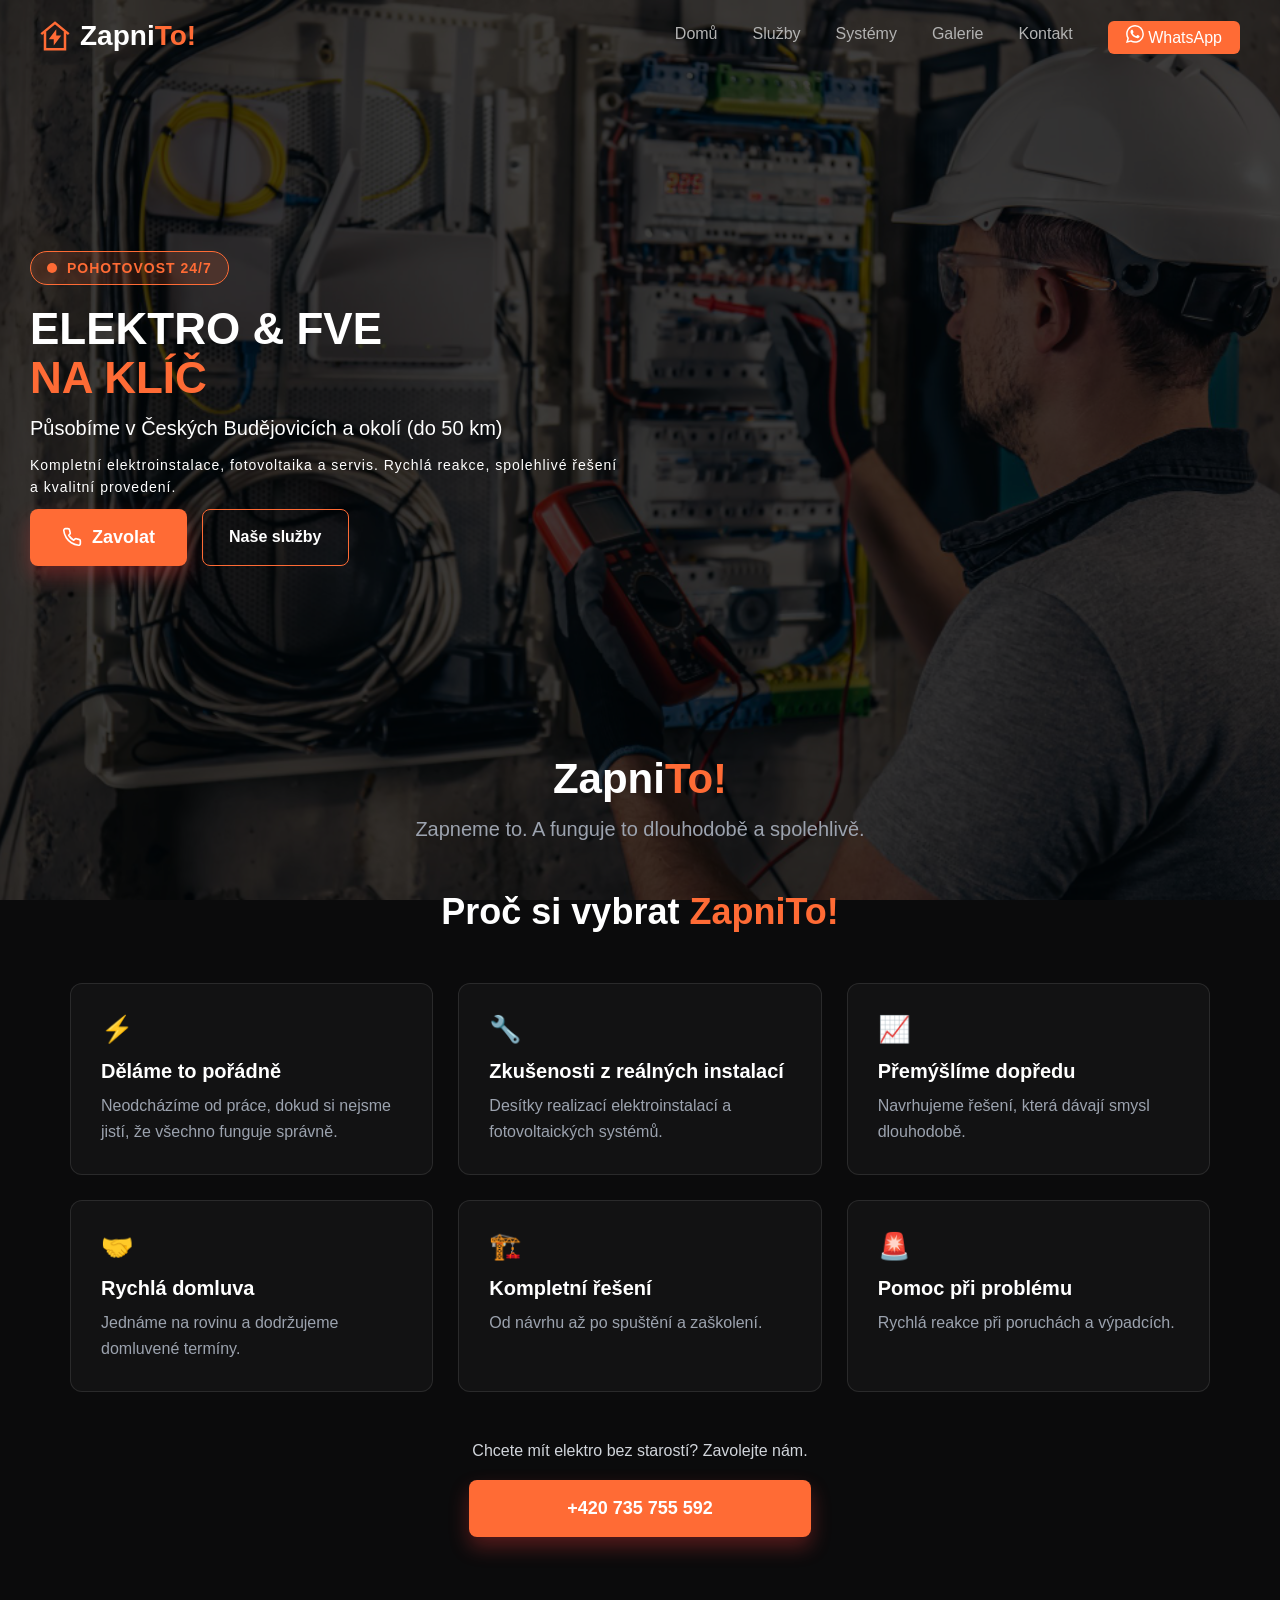
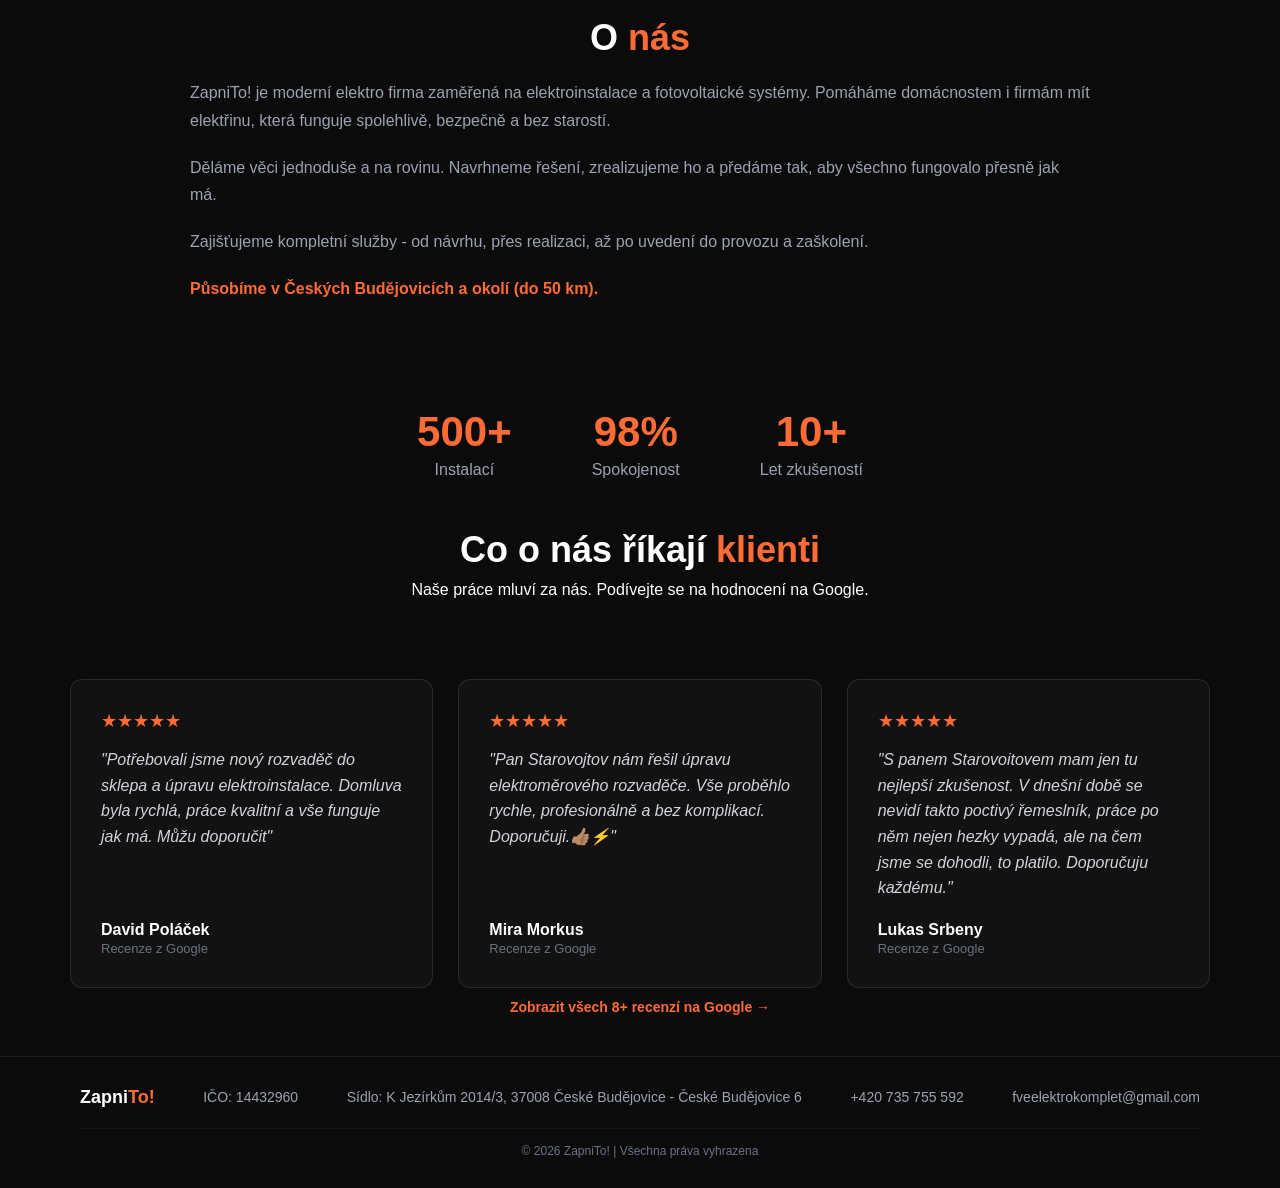
<file: STAROVOITOV-ELEKTRO/index.html>
<!doctype html>
<html lang="cs">
  <head>
    <meta charset="UTF-8" />
    <meta name="viewport" content="width=device-width, initial-scale=1.0" />
    <link rel="stylesheet" href="style.css" />
    <title>zapnito.cz</title>
  </head>
  <body>
    <header class="header">
      <div class="logo">
        <button class="logo-button">
          <svg
            xmlns="http://www.w3.org/2000/svg"
            width="30"
            height="30"
            viewBox="0 0 24 24"
          >
            <polyline points="20 8.5 20 22.5 4 22.5 4 8.5" />
            <polyline points="23 10.5 12 1.5 1 10.5" />
            <polygon
              points="15 12.5 12 12.5 12 9.5 9 13.5 12 13.5 12 16.5 15 12.5"
            />
          </svg>
          Zapni<span>To!</span>
        </button>
      </div>
      <nav>
        <ul class="nav-list">
          <li><a href="#">Domů</a></li>
          <li><a href="./sluzby.html">Služby</a></li>
          <li><a href="./systemy.html">Systémy</a></li>
          <li><a href="./galerie.html">Galerie</a></li>
          <li><a href="./kontakt.html">Kontakt</a></li>
          <li>
            <a
              class="call-btn btn-whatsapp"
              href="https://wa.me/420735755592"
              target="_blank"
            >
              <svg
                xmlns="http://www.w3.org/2000/svg"
                width="18"
                height="18"
                viewBox="0 0 24 24"
                fill="currentColor"
              >
                <path
                  d="M17.472 14.382c-.297-.149-1.758-.867-2.03-.967-.273-.099-.471-.148-.67.15-.197.297-.767.966-.94 1.164-.173.199-.347.223-.644.075-.297-.15-1.255-.463-2.39-1.475-.883-.788-1.48-1.761-1.653-2.059-.173-.297-.018-.458.13-.606.134-.133.298-.347.446-.52.149-.174.198-.298.298-.497.099-.198.05-.371-.025-.52-.075-.149-.669-1.612-.916-2.207-.242-.579-.487-.5-.669-.51-.173-.008-.371-.01-.57-.01-.198 0-.52.074-.792.372-.272.297-1.04 1.016-1.04 2.479 0 1.462 1.065 2.875 1.213 3.074.149.198 2.096 3.2 5.077 4.487.709.306 1.262.489 1.694.625.712.227 1.36.195 1.871.118.571-.085 1.758-.719 2.006-1.413.248-.694.248-1.289.173-1.413-.074-.124-.272-.198-.57-.347m-5.421 7.403h-.004a9.87 9.87 0 01-5.031-1.378l-.361-.214-3.741.982.998-3.648-.235-.374a9.86 9.86 0 01-1.51-5.26c.001-5.45 4.436-9.884 9.888-9.884 2.64 0 5.122 1.03 6.988 2.898a9.825 9.825 0 012.893 6.994c-.003 5.45-4.437 9.884-9.885 9.884m8.413-18.297A11.815 11.815 0 0012.05 0C5.495 0 .16 5.335.157 11.892c0 2.096.547 4.142 1.588 5.945L0 24l6.335-1.662c1.72.937 3.659 1.431 5.63 1.432h.006c6.554 0 11.89-5.335 11.893-11.893a11.821 11.821 0 00-3.48-8.413z"
                />
              </svg>
              WhatsApp
            </a>
          </li>
        </ul>
      </nav>
    </header>

    <main>
      <section class="hero">
        <div class="hero-content">
          <div class="emergency-badge">
            <span class="pulse"></span> POHOTOVOST 24/7
          </div>
          <h1>
            Elektro & FVE <br />
            <span>NA KLÍČ</span>
          </h1>
          <p class="hero-subtext">
            Působíme v <span>Českých Budějovicích</span> a okolí (do 50 km)
          </p>

          <p class="hero-location">
            Kompletní elektroinstalace, fotovoltaika a servis. Rychlá reakce,
            spolehlivé řešení a kvalitní provedení.
          </p>

          <div class="hero-buttons">
            <a class="btn emergency-call" href="tel:+420735755592">
              <svg
                xmlns="http://www.w3.org/2000/svg"
                width="20"
                height="20"
                viewBox="0 0 24 24"
                fill="none"
                stroke="currentColor"
                stroke-width="2"
                stroke-linecap="round"
                stroke-linejoin="round"
              >
                <path
                  d="M22 16.92v3a2 2 0 0 1-2.18 2 19.79 19.79 0 0 1-8.63-3.07 19.5 19.5 0 0 1-6-6 19.79 19.79 0 0 1-3.07-8.67A2 2 0 0 1 4.11 2h3a2 2 0 0 1 2 1.72 12.84 12.84 0 0 0 .7 2.81 2 2 0 0 1-.45 2.11L8.09 9.91a16 16 0 0 0 6 6l1.27-1.27a2 2 0 0 1 2.11-.45 12.84 12.84 0 0 0 2.81.7A2 2 0 0 1 22 16.92z"
                ></path>
              </svg>
              Zavolat
            </a>
            <a class="btn secondary" href="./sluzby.html">Naše služby</a>
          </div>
        </div>
      </section>
      <section class="branding">
        <div class="branding-content">
          <h2>Zapni<span>To!</span></h2>
          <p>Zapneme to. A funguje to dlouhodobě a spolehlivě.</p>
        </div>
      </section>

      <section class="why-us">
        <div class="why-header">
          <h2>Proč si vybrat <span>ZapniTo!</span></h2>
        </div>

        <div class="why-grid">
          <div class="why-card">
            <div class="why-icon">⚡</div>
            <h3>Děláme to pořádně</h3>
            <p>
              Neodcházíme od práce, dokud si nejsme jistí, že všechno funguje
              správně.
            </p>
          </div>
          <div class="why-card">
            <div class="why-icon">🔧</div>
            <h3>Zkušenosti z reálných instalací</h3>
            <p>Desítky realizací elektroinstalací a fotovoltaických systémů.</p>
          </div>

          <div class="why-card">
            <div class="why-icon">📈</div>
            <h3>Přemýšlíme dopředu</h3>
            <p>Navrhujeme řešení, která dávají smysl dlouhodobě.</p>
          </div>

          <div class="why-card">
            <div class="why-icon">🤝</div>
            <h3>Rychlá domluva</h3>
            <p>Jednáme na rovinu a dodržujeme domluvené termíny.</p>
          </div>
          <div class="why-card">
            <div class="why-icon">🏗️</div>
            <h3>Kompletní řešení</h3>
            <p>Od návrhu až po spuštění a zaškolení.</p>
          </div>

          <div class="why-card">
            <div class="why-icon">🚨</div>
            <h3>Pomoc při problému</h3>
            <p>Rychlá reakce při poruchách a výpadcích.</p>
          </div>
        </div>

        <div class="why-cta">
          <p>Chcete mít elektro bez starostí? Zavolejte nám.</p>
          <a href="tel:+420735755592" class="btn emergency-call">
            +420 735 755 592
          </a>
        </div>
      </section>

      <section class="about">
        <div class="about-container">
          <div class="about-content">
            <h2>O <span>nás</span></h2>

            <p>
              ZapniTo! je moderní elektro firma zaměřená na elektroinstalace a
              fotovoltaické systémy. Pomáháme domácnostem i firmám mít
              elektřinu, která funguje spolehlivě, bezpečně a bez starostí.
            </p>

            <p>
              Děláme věci jednoduše a na rovinu. Navrhneme řešení, zrealizujeme
              ho a předáme tak, aby všechno fungovalo přesně jak má.
            </p>

            <p>
              Zajišťujeme kompletní služby - od návrhu, přes realizaci, až po
              uvedení do provozu a zaškolení.
            </p>

            <div class="about-location">
              Působíme v Českých Budějovicích a okolí (do 50 km).
            </div>
          </div>
        </div>
      </section>
      <section class="stats">
        <div class="stat">
          <div class="stat-number">500+</div>
          <div class="stat-text">Instalací</div>
        </div>

        <div class="stat">
          <div class="stat-number">98%</div>
          <div class="stat-text">Spokojenost</div>
        </div>

        <div class="stat">
          <div class="stat-number">10+</div>
          <div class="stat-text">Let zkušeností</div>
        </div>
      </section>
      <section class="testimonials">
        <div class="testimonials-header">
          <h2>Co o nás říkají <span>klienti</span></h2>
          <p>Naše práce mluví za nás. Podívejte se na hodnocení na Google.</p>
        </div>

        <div class="testimonials-grid">
          <div class="testimonial-card">
            <div class="stars">★★★★★</div>
            <p>
              "Potřebovali jsme nový rozvaděč do sklepa a úpravu
              elektroinstalace. Domluva byla rychlá, práce kvalitní a vše
              funguje jak má. Můžu doporučit"
            </p>
            <div class="client-info">
              <strong>David Poláček</strong>
              <span>Recenze z Google</span>
            </div>
          </div>

          <div class="testimonial-card">
            <div class="stars">★★★★★</div>
            <p>
              "Pan Starovojtov nám řešil úpravu elektroměrového rozvaděče. Vše
              proběhlo rychle, profesionálně a bez komplikací. Doporučuji.👍🏽⚡️"
            </p>
            <div class="client-info">
              <strong>Mira Morkus</strong>
              <span>Recenze z Google</span>
            </div>
          </div>

          <div class="testimonial-card">
            <div class="stars">★★★★★</div>
            <p>
              "S panem Starovoitovem mam jen tu nejlepší zkušenost. V dnešní
              době se nevidí takto poctivý řemeslník, práce po něm nejen hezky
              vypadá, ale na čem jsme se dohodli, to platilo. Doporučuju
              každému."
            </p>
            <div class="client-info">
              <strong>Lukas Srbeny</strong>
              <span>Recenze z Google</span>
            </div>
          </div>
        </div>

        <div class="testimonials-cta">
          <a
            href="https://www.google.com/search?sca_esv=2f50148802d04860&sxsrf=ANbL-n777VfHrWDYxYVwi9Ismf3wwiZGig:1775064762470&q=Elektro+Starovojtov+%C4%8Cesk%C3%A9+Bud%C4%9Bjovice&si=AL3DRZEsmMGCryMMFSHJ3StBhOdZ2-6yYkXd_doETEE1OR-qOZ42bdpaIpMjnbWdJQ3ivy-d1bm5FLmLaUmnqnD1CYTS3dhMzua_ioHyhHRTdTfFaKHm9WQ%3D&uds=ALYpb_mOSBfVE_qjsUIUDwhXk-cvhb6k8-PuwXA8DH454yhOhU3Q8h7hC4BYpCThtR8nQciLLO6j-mdT-X5EQsVlzLEj6OfuLEIgArFrqE51B9iSuRpNcih82rdJ_cvG3c6PnLmTeITnvDfWpX23mINPE0ZCaAh0Zw&sa=X&ved=2ahUKEwjJ__rEl82TAxW7hv0HHU7HD1wQ3PALegQIMBAF&biw=1920&bih=945&dpr=1"
            target="_blank"
            class="btn-link"
            >Zobrazit všech 8+ recenzí na Google →</a
          >
        </div>
      </section>
    </main>
    <footer class="footer">
      <div class="footer-container">
        <div class="footer-row">
          <div class="footer-brand">Zapni<span>To!</span></div>

          <div class="footer-item">IČO: 14432960</div>

          <div class="footer-item">
            Sídlo: K Jezírkům 2014/3, 37008 České Budějovice - České Budějovice
            6
          </div>

          <div class="footer-item">
            <a href="tel:+420735755592">+420 735 755 592</a>
          </div>

          <div class="footer-item">
            <a href="mailto:info@zapnito.cz">fveelektrokomplet@gmail.com</a>
          </div>
        </div>

        <div class="footer-bottom">
          © 2026 ZapniTo! | Všechna práva vyhrazena
        </div>
      </div>
    </footer>
    <button id="scrollTop" class="scroll-top">
      <svg
        xmlns="http://www.w3.org/2000/svg"
        width="18"
        height="18"
        viewBox="0 0 24 24"
        fill="none"
        stroke="currentColor"
        stroke-width="2"
      >
        <polyline points="18 15 12 9 6 15"></polyline>
      </svg>
    </button>

    <script src="./script.js" defer></script>
  </body>
</html>
</file>
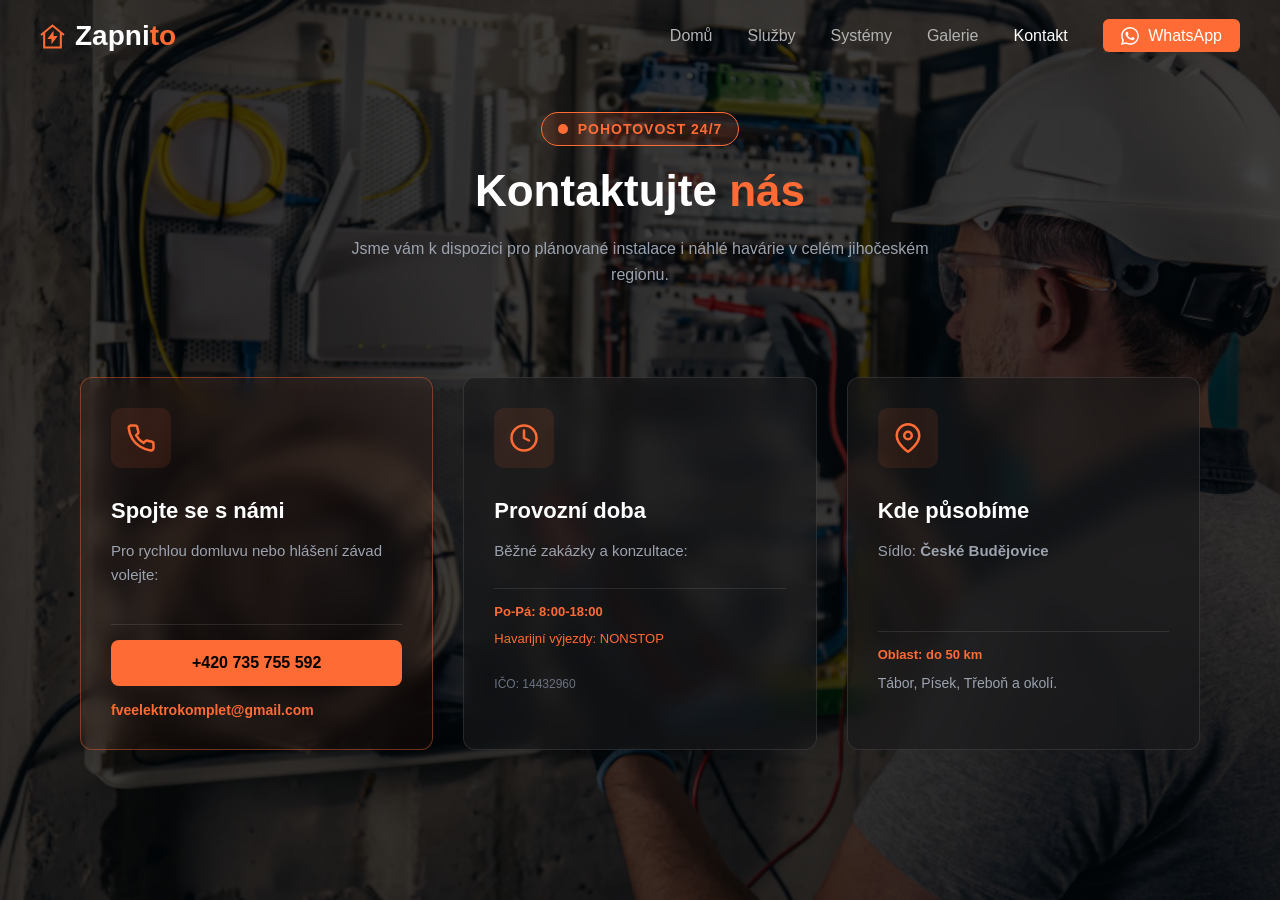
<file: STAROVOITOV-ELEKTRO/kontakt.html>
<!doctype html>
<html lang="cs">
  <head>
    <meta charset="UTF-8" />
    <meta name="viewport" content="width=device-width, initial-scale=1.0" />
    <link rel="stylesheet" href="style.css" />
    <title>Kontakt | Elektro-Starovojtov</title>
  </head>
  <body>
    <header class="header">
      <div class="logo">
        <button
          onclick="window.location.href = 'index.html'"
          class="logo-button"
        >
          <svg
            xmlns="http://www.w3.org/2000/svg"
            width="25"
            height="25"
            viewBox="0 0 24 24"
          >
            <polyline points="20 8.5 20 22.5 4 22.5 4 8.5" />
            <polyline points="23 10.5 12 1.5 1 10.5" />
            <polygon
              points="15 12.5 12 12.5 12 9.5 9 13.5 12 13.5 12 16.5 15 12.5"
            />
          </svg>
          Zapni<span>to</span>
        </button>
      </div>
      <nav>
        <ul class="nav-list">
          <li><a href="index.html">Domů</a></li>
          <li><a href="sluzby.html">Služby</a></li>
          <li><a href="systemy.html">Systémy</a></li>
          <li><a href="./galerie.html">Galerie</a></li>
          <li><a href="kontakt.html" style="color: white">Kontakt</a></li>
          <li>
            <a
              class="call-btn btn-whatsapp"
              href="https://wa.me/420735755592"
              target="_blank"
            >
              <svg
                xmlns="http://www.w3.org/2000/svg"
                width="18"
                height="18"
                viewBox="0 0 24 24"
                fill="currentColor"
                style="margin-right: 5px; vertical-align: middle"
              >
                <path
                  d="M17.472 14.382c-.297-.149-1.758-.867-2.03-.967-.273-.099-.471-.148-.67.15-.197.297-.767.966-.94 1.164-.173.199-.347.223-.644.075-.297-.15-1.255-.463-2.39-1.475-.883-.788-1.48-1.761-1.653-2.059-.173-.297-.018-.458.13-.606.134-.133.298-.347.446-.52.149-.174.198-.298.298-.497.099-.198.05-.371-.025-.52-.075-.149-.669-1.612-.916-2.207-.242-.579-.487-.5-.669-.51-.173-.008-.371-.01-.57-.01-.198 0-.52.074-.792.372-.272.297-1.04 1.016-1.04 2.479 0 1.462 1.065 2.875 1.213 3.074.149.198 2.096 3.2 5.077 4.487.709.306 1.262.489 1.694.625.712.227 1.36.195 1.871.118.571-.085 1.758-.719 2.006-1.413.248-.694.248-1.289.173-1.413-.074-.124-.272-.198-.57-.347m-5.421 7.403h-.004a9.87 9.87 0 01-5.031-1.378l-.361-.214-3.741.982.998-3.648-.235-.374a9.86 9.86 0 01-1.51-5.26c.001-5.45 4.436-9.884 9.888-9.884 2.64 0 5.122 1.03 6.988 2.898a9.825 9.825 0 012.893 6.994c-.003 5.45-4.437 9.884-9.885 9.884m8.413-18.297A11.815 11.815 0 0012.05 0C5.495 0 .16 5.335.157 11.892c0 2.096.547 4.142 1.588 5.945L0 24l6.335-1.662c1.72.937 3.659 1.431 5.63 1.432h.006c6.554 0 11.89-5.335 11.893-11.893a11.821 11.821 0 00-3.48-8.413z"
                />
              </svg>
              WhatsApp
            </a>
          </li>
        </ul>
      </nav>
    </header>

    <main>
      <section class="page-header">
        <div class="emergency-badge">
          <span class="pulse"></span> POHOTOVOST 24/7
        </div>
        <h1>Kontaktujte <span>nás</span></h1>
        <p>
          Jsme vám k dispozici pro plánované instalace i náhlé havárie v celém
          jihočeském regionu.
        </p>
      </section>

      <div class="services-container">
        <div class="services-grid">
          <div class="service-card highlight">
            <div class="service-icon">
              <svg
                viewBox="0 0 24 24"
                stroke="currentColor"
                fill="none"
                stroke-width="2"
              >
                <path
                  d="M22 16.92v3a2 2 0 0 1-2.18 2 19.79 19.79 0 0 1-8.63-3.07 19.5 19.5 0 0 1-6-6 19.79 19.79 0 0 1-3.07-8.67A2 2 0 0 1 4.11 2h3a2 2 0 0 1 2 1.72 12.84 12.84 0 0 0 .7 2.81 2 2 0 0 1-.45 2.11L8.09 9.91a16 16 0 0 0 6 6l1.27-1.27a2 2 0 0 1 2.11-.45 12.84 12.84 0 0 0 2.81.7A2 2 0 0 1 22 16.92z"
                />
              </svg>
            </div>
            <h3>Spojte se s námi</h3>
            <p>Pro rychlou domluvu nebo hlášení závad volejte:</p>
            <div class="card-footer">
              <a
                href="tel:+420735755592"
                class="btn primary"
                style="display: block; text-align: center; margin-bottom: 15px"
                >+420 735 755 592</a
              >
              <a href="mailto:fveelektrokomplet@gmail.com" class="btn-link"
                >fveelektrokomplet@gmail.com</a
              >
            </div>
          </div>

          <div class="service-card">
            <div class="service-icon">
              <svg
                viewBox="0 0 24 24"
                stroke="currentColor"
                fill="none"
                stroke-width="2"
              >
                <circle cx="12" cy="12" r="10" />
                <polyline points="12 6 12 12 16 14" />
              </svg>
            </div>
            <h3>Provozní doba</h3>
            <p>Běžné zakázky a konzultace:</p>
            <div class="card-footer">
              <strong>Po-Pá: 8:00-18:00</strong>
              <p style="font-size: 13px; margin-top: 10px; color: #ff6b35">
                Havarijní výjezdy: NONSTOP
              </p>
              <p style="font-size: 12px; margin-top: 15px; color: #6b7280">
                IČO: 14432960
              </p>
            </div>
          </div>

          <div class="service-card">
            <div class="service-icon">
              <svg
                viewBox="0 0 24 24"
                stroke="currentColor"
                fill="none"
                stroke-width="2"
              >
                <path d="M21 10c0 7-9 13-9 13s-9-6-9-13a9 9 0 0 1 18 0z" />
                <circle cx="12" cy="10" r="3" />
              </svg>
            </div>
            <h3>Kde působíme</h3>
            <p>Sídlo: <strong>České Budějovice</strong></p>
            <div class="card-footer">
              <strong>Oblast: do 50 km</strong>
              <p style="font-size: 14px; color: #9ca3af; margin-top: 5px">
                Tábor, Písek, Třeboň a okolí.
              </p>
            </div>
          </div>
        </div>
      </div>
    </main>
  </body>
</html>
</file>
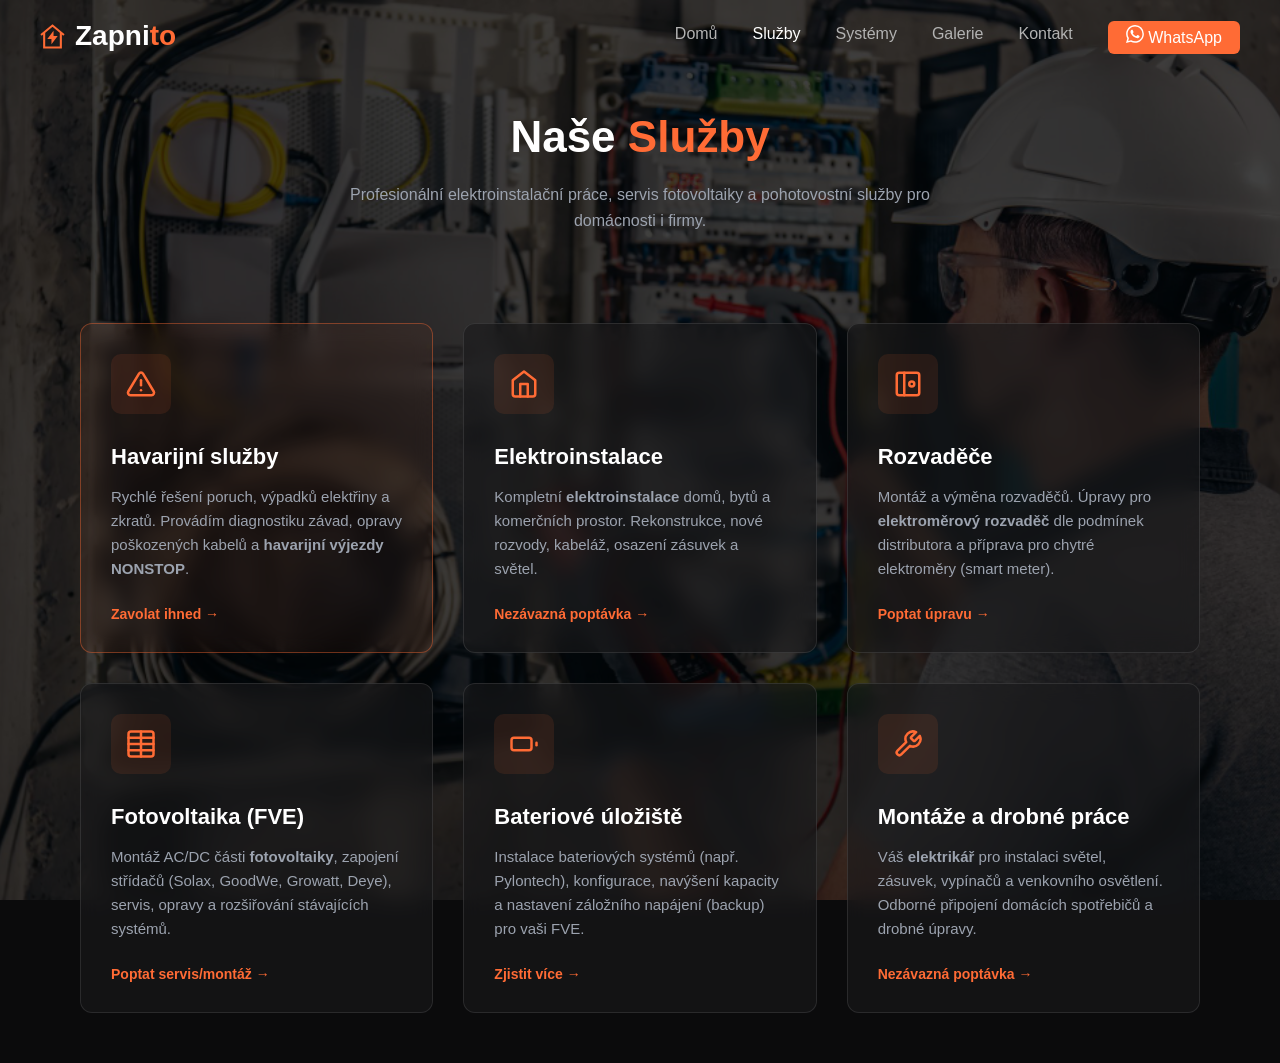
<file: STAROVOITOV-ELEKTRO/sluzby.html>
<!doctype html>
<html lang="cs">
  <head>
    <meta charset="UTF-8" />
    <meta name="viewport" content="width=device-width, initial-scale=1.0" />
    <link rel="stylesheet" href="style.css" />
    <meta
      name="description"
      content="Kompletní služby zkušeného elektrikáře. Provádíme elektroinstalace, opravy elektro, montáže rozvaděčů, fotovoltaiky a bateriových úložišť."
    />
    <title>Služby | Elektro-Starovojtov</title>
  </head>
  <body>
    <header class="header">
      <div class="logo">
        <button
          class="logo-button"
          onclick="window.location.href = 'index.html'"
        >
          <svg
            xmlns="http://www.w3.org/2000/svg"
            width="25"
            height="25"
            viewBox="0 0 24 24"
          >
            <polyline points="20 8.5 20 22.5 4 22.5 4 8.5" />
            <polyline points="23 10.5 12 1.5 1 10.5" />
            <polygon
              points="15 12.5 12 12.5 12 9.5 9 13.5 12 13.5 12 16.5 15 12.5"
            />
          </svg>
          Zapni<span>to</span>
        </button>
      </div>
      <nav>
        <ul class="nav-list">
          <li><a href="index.html">Domů</a></li>
          <li><a href="sluzby.html" style="color: white">Služby</a></li>
          <li><a href="./systemy.html">Systémy</a></li>
          <li><a href="./galerie.html">Galerie</a></li>
          <li><a href="./kontakt.html">Kontakt</a></li>
          <li>
            <a
              class="call-btn btn-whatsapp"
              href="https://wa.me/420735755592"
              target="_blank"
            >
              <svg
                xmlns="http://www.w3.org/2000/svg"
                width="18"
                height="18"
                viewBox="0 0 24 24"
                fill="currentColor"
              >
                <path
                  d="M17.472 14.382c-.297-.149-1.758-.867-2.03-.967-.273-.099-.471-.148-.67.15-.197.297-.767.966-.94 1.164-.173.199-.347.223-.644.075-.297-.15-1.255-.463-2.39-1.475-.883-.788-1.48-1.761-1.653-2.059-.173-.297-.018-.458.13-.606.134-.133.298-.347.446-.52.149-.174.198-.298.298-.497.099-.198.05-.371-.025-.52-.075-.149-.669-1.612-.916-2.207-.242-.579-.487-.5-.669-.51-.173-.008-.371-.01-.57-.01-.198 0-.52.074-.792.372-.272.297-1.04 1.016-1.04 2.479 0 1.462 1.065 2.875 1.213 3.074.149.198 2.096 3.2 5.077 4.487.709.306 1.262.489 1.694.625.712.227 1.36.195 1.871.118.571-.085 1.758-.719 2.006-1.413.248-.694.248-1.289.173-1.413-.074-.124-.272-.198-.57-.347m-5.421 7.403h-.004a9.87 9.87 0 01-5.031-1.378l-.361-.214-3.741.982.998-3.648-.235-.374a9.86 9.86 0 01-1.51-5.26c.001-5.45 4.436-9.884 9.888-9.884 2.64 0 5.122 1.03 6.988 2.898a9.825 9.825 0 012.893 6.994c-.003 5.45-4.437 9.884-9.885 9.884m8.413-18.297A11.815 11.815 0 0012.05 0C5.495 0 .16 5.335.157 11.892c0 2.096.547 4.142 1.588 5.945L0 24l6.335-1.662c1.72.937 3.659 1.431 5.63 1.432h.006c6.554 0 11.89-5.335 11.893-11.893a11.821 11.821 0 00-3.48-8.413z"
                />
              </svg>
              WhatsApp
            </a>
          </li>
        </ul>
      </nav>
    </header>

    <main>
      <section class="page-header">
        <h1>Naše <span>Služby</span></h1>
        <p>
          Profesionální elektroinstalační práce, servis fotovoltaiky a
          pohotovostní služby pro domácnosti i firmy.
        </p>
      </section>

      <section class="services-container">
        <div class="services-grid">
          <div class="service-card highlight">
            <div class="service-icon">
              <svg xmlns="http://www.w3.org/2000/svg" viewBox="0 0 24 24">
                <path
                  d="M10.29 3.86L1.82 18a2 2 0 0 0 1.71 3h16.94a2 2 0 0 0 1.71-3L13.71 3.86a2 2 0 0 0-3.42 0z"
                />
                <line x1="12" y1="9" x2="12" y2="13" />
                <line x1="12" y1="17" x2="12.01" y2="17" />
              </svg>
            </div>
            <h3>Havarijní služby</h3>
            <p>
              Rychlé řešení poruch, výpadků elektřiny a zkratů. Provádím
              diagnostiku závad, opravy poškozených kabelů a
              <strong>havarijní výjezdy NONSTOP</strong>.
            </p>
            <a href="tel:+420735755592" class="btn-link"
              >Zavolat ihned &rarr;</a
            >
          </div>

          <div class="service-card">
            <div class="service-icon">
              <svg xmlns="http://www.w3.org/2000/svg" viewBox="0 0 24 24">
                <path d="M3 9l9-7 9 7v11a2 2 0 0 1-2 2H5a2 2 0 0 1-2-2z" />
                <polyline points="9 22 9 12 15 12 15 22" />
              </svg>
            </div>
            <h3>Elektroinstalace</h3>
            <p>
              Kompletní <strong>elektroinstalace</strong> domů, bytů a
              komerčních prostor. Rekonstrukce, nové rozvody, kabeláž, osazení
              zásuvek a světel.
            </p>
            <a href="tel:+420735755592" class="btn-link"
              >Nezávazná poptávka &rarr;</a
            >
          </div>

          <div class="service-card">
            <div class="service-icon">
              <svg xmlns="http://www.w3.org/2000/svg" viewBox="0 0 24 24">
                <rect x="3" y="3" width="18" height="18" rx="2" ry="2" />
                <line x1="9" y1="3" x2="9" y2="21" />
                <circle cx="15" cy="12" r="2" />
              </svg>
            </div>
            <h3>Rozvaděče</h3>
            <p>
              Montáž a výměna rozvaděčů. Úpravy pro
              <strong>elektroměrový rozvaděč</strong> dle podmínek distributora
              a příprava pro chytré elektroměry (smart meter).
            </p>
            <a href="tel:+420735755592" class="btn-link"
              >Poptat úpravu &rarr;</a
            >
          </div>

          <div class="service-card">
            <div class="service-icon">
              <svg xmlns="http://www.w3.org/2000/svg" viewBox="0 0 24 24">
                <rect x="2" y="2" width="20" height="20" rx="2" ry="2" />
                <path d="M2 12h20M12 2v20M2 7h20M2 17h20" />
              </svg>
            </div>
            <h3>Fotovoltaika (FVE)</h3>
            <p>
              Montáž AC/DC části <strong>fotovoltaiky</strong>, zapojení
              střídačů (Solax, GoodWe, Growatt, Deye), servis, opravy a
              rozšiřování stávajících systémů.
            </p>
            <a href="tel:+420735755592" class="btn-link"
              >Poptat servis/montáž &rarr;</a
            >
          </div>

          <div class="service-card">
            <div class="service-icon">
              <svg xmlns="http://www.w3.org/2000/svg" viewBox="0 0 24 24">
                <rect x="2" y="7" width="16" height="10" rx="2" ry="2" />
                <line x1="22" y1="11" x2="22" y2="13" />
              </svg>
            </div>
            <h3>Bateriové úložiště</h3>
            <p>
              Instalace bateriových systémů (např. Pylontech), konfigurace,
              navýšení kapacity a nastavení záložního napájení (backup) pro vaši
              FVE.
            </p>
            <a href="tel:+420735755592" class="btn-link">Zjistit více &rarr;</a>
          </div>

          <div class="service-card">
            <div class="service-icon">
              <svg xmlns="http://www.w3.org/2000/svg" viewBox="0 0 24 24">
                <path
                  d="M14.7 6.3a1 1 0 0 0 0 1.4l1.6 1.6a1 1 0 0 0 1.4 0l3.77-3.77a6 6 0 0 1-7.94 7.94l-6.91 6.91a2.12 2.12 0 0 1-3-3l6.91-6.91a6 6 0 0 1 7.94-7.94l-3.76 3.76z"
                />
              </svg>
            </div>
            <h3>Montáže a drobné práce</h3>
            <p>
              Váš <strong>elektrikář</strong> pro instalaci světel, zásuvek,
              vypínačů a venkovního osvětlení. Odborné připojení domácích
              spotřebičů a drobné úpravy.
            </p>
            <a href="tel:+420735755592" class="btn-link"
              >Nezávazná poptávka &rarr;</a
            >
          </div>
        </div>
      </section>
    </main>
  </body>
</html>
</file>
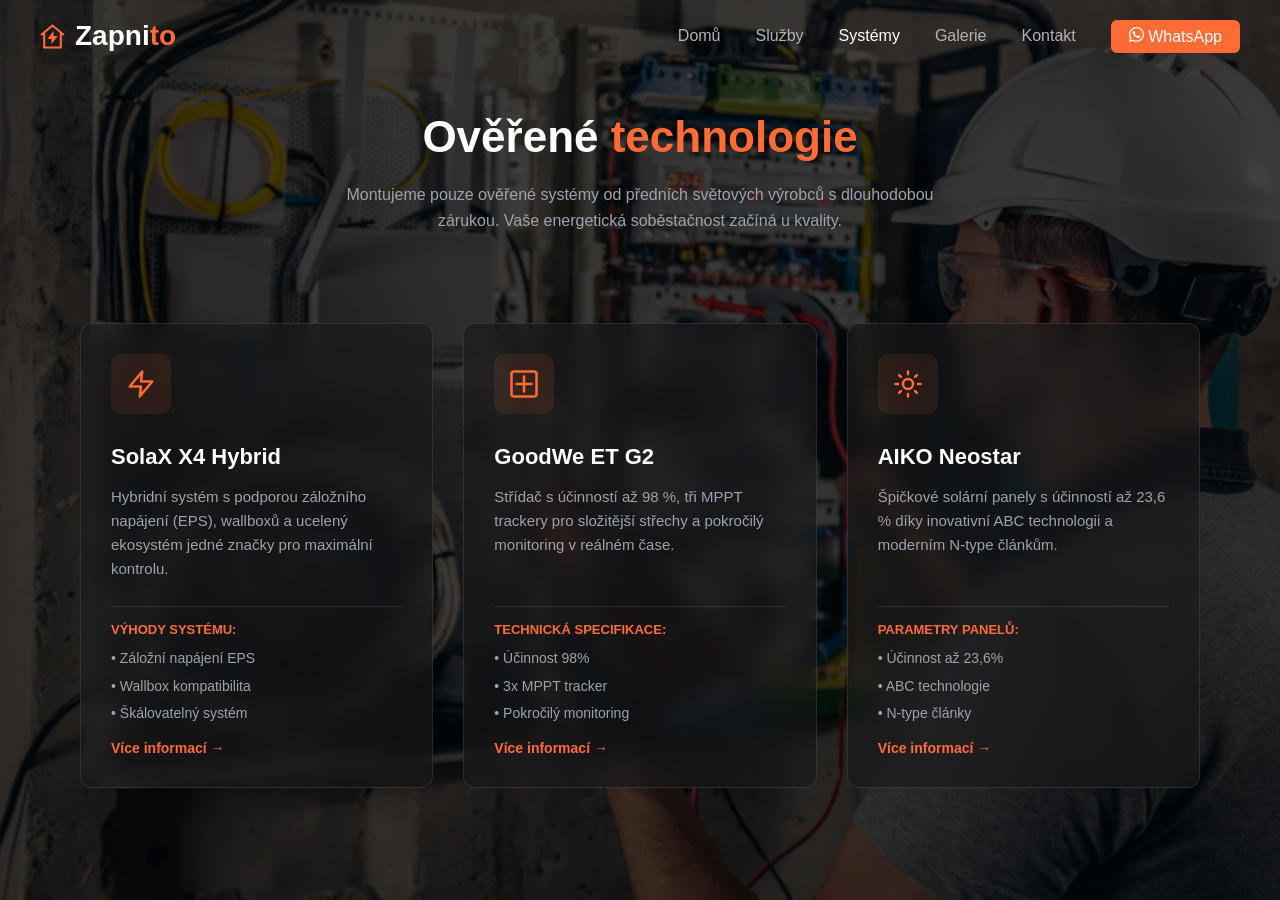
<file: STAROVOITOV-ELEKTRO/systemy.html>
<!doctype html>
<html lang="cs">
  <head>
    <meta charset="UTF-8" />
    <meta name="viewport" content="width=device-width, initial-scale=1.0" />
    <link rel="stylesheet" href="style.css" />
    <title>Systémy | Elektro-Starovojtov</title>
  </head>
  <body>
    <header class="header">
      <div class="logo">
        <button
          onclick="window.location.href = 'index.html'"
          class="logo-button"
        >
          <svg
            xmlns="http://www.w3.org/2000/svg"
            width="25"
            height="25"
            viewBox="0 0 24 24"
          >
            <polyline points="20 8.5 20 22.5 4 22.5 4 8.5" />
            <polyline points="23 10.5 12 1.5 1 10.5" />
            <polygon
              points="15 12.5 12 12.5 12 9.5 9 13.5 12 13.5 12 16.5 15 12.5"
            />
          </svg>
          Zapni<span>to</span>
        </button>
      </div>
      <nav>
        <ul class="nav-list">
          <li><a href="index.html">Domů</a></li>
          <li><a href="sluzby.html">Služby</a></li>
          <li><a href="systemy.html" style="color: white">Systémy</a></li>
          <li><a href="./galerie.html">Galerie</a></li>
          <li><a href="./kontakt.html">Kontakt</a></li>
          <li>
            <a
              class="call-btn btn-whatsapp"
              href="https://wa.me/420735755592"
              target="_blank"
            >
              <svg
                xmlns="http://www.w3.org/2000/svg"
                width="15"
                height="15"
                viewBox="0 0 24 24"
                fill="currentColor"
              >
                <path
                  d="M17.472 14.382c-.297-.149-1.758-.867-2.03-.967-.273-.099-.471-.148-.67.15-.197.297-.767.966-.94 1.164-.173.199-.347.223-.644.075-.297-.15-1.255-.463-2.39-1.475-.883-.788-1.48-1.761-1.653-2.059-.173-.297-.018-.458.13-.606.134-.133.298-.347.446-.52.149-.174.198-.298.298-.497.099-.198.05-.371-.025-.52-.075-.149-.669-1.612-.916-2.207-.242-.579-.487-.5-.669-.51-.173-.008-.371-.01-.57-.01-.198 0-.52.074-.792.372-.272.297-1.04 1.016-1.04 2.479 0 1.462 1.065 2.875 1.213 3.074.149.198 2.096 3.2 5.077 4.487.709.306 1.262.489 1.694.625.712.227 1.36.195 1.871.118.571-.085 1.758-.719 2.006-1.413.248-.694.248-1.289.173-1.413-.074-.124-.272-.198-.57-.347m-5.421 7.403h-.004a9.87 9.87 0 01-5.031-1.378l-.361-.214-3.741.982.998-3.648-.235-.374a9.86 9.86 0 01-1.51-5.26c.001-5.45 4.436-9.884 9.888-9.884 2.64 0 5.122 1.03 6.988 2.898a9.825 9.825 0 012.893 6.994c-.003 5.45-4.437 9.884-9.885 9.884m8.413-18.297A11.815 11.815 0 0012.05 0C5.495 0 .16 5.335.157 11.892c0 2.096.547 4.142 1.588 5.945L0 24l6.335-1.662c1.72.937 3.659 1.431 5.63 1.432h.006c6.554 0 11.89-5.335 11.893-11.893a11.821 11.821 0 00-3.48-8.413z"
                />
              </svg>
              WhatsApp
            </a>
          </li>
        </ul>
      </nav>
    </header>

    <main>
      <section class="page-header">
        <h1>Ověřené <span>technologie</span></h1>
        <p>
          Montujeme pouze ověřené systémy od předních světových výrobců s
          dlouhodobou zárukou. Vaše energetická soběstačnost začíná u kvality.
        </p>
      </section>

      <section class="services-container">
        <div class="services-grid">
          <div class="service-card">
            <div class="service-icon">
              <svg viewBox="0 0 24 24" stroke="currentColor">
                <path d="M13 2L3 14h9l-1 8 10-12h-9l1-8z" />
              </svg>
            </div>
            <h3>SolaX X4 Hybrid</h3>
            <p>
              Hybridní systém s podporou záložního napájení (EPS), wallboxů a
              ucelený ekosystém jedné značky pro maximální kontrolu.
            </p>
            <div class="card-footer">
              <strong>VÝHODY SYSTÉMU:</strong>
              <p style="font-size: 14px; margin-bottom: 5px">
                • Záložní napájení EPS
              </p>
              <p style="font-size: 14px; margin-bottom: 5px">
                • Wallbox kompatibilita
              </p>
              <p style="font-size: 14px; margin-bottom: 15px">
                • Škálovatelný systém
              </p>
              <button
                class="btn-link open-modal"
                data-content="
<h2>SolaX X4 Hybrid</h2>
<p>Chytrý hybridní střídač pro maximální využití vlastní energie

SolaX X4 Hybrid je moderní třífázový hybridní střídač, který umožňuje kombinovat výrobu elektřiny ze solárních panelů, ukládání energie do baterií a chytré řízení spotřeby domácnosti nebo firmy.

Hlavní výhody pro zákazníka

⚡ Maximální využití vlastní elektřiny
Vyrobenou energii nejdříve spotřebujete doma, přebytek se ukládá do baterie nebo odesílá do sítě.

🔋 Připraveno pro baterie
Možnost připojení bateriového úložiště hned nebo kdykoliv v budoucnu.

🏡 Záložní napájení při výpadku elektřiny
Vybrané okruhy domu mohou fungovat i během výpadku distribuční sítě.

📱 Chytré řízení a monitoring
Přehledná mobilní aplikace umožňuje sledovat výrobu, spotřebu i stav baterie v reálném čase.

⚙️ Vysoký výkon a flexibilita
Vhodné pro rodinné domy i menší firmy, možnost připojení většího počtu panelů díky více MPPT vstupům.

Pro koho je vhodný
-Rodinné domy
-Nové instalace s baterií
-Domácnosti plánující rozšíření v budoucnu
-Zákazníci požadující zálohování při výpadku</p>
"
              >
                Více informací →
              </button>
            </div>
          </div>

          <div class="service-card">
            <div class="service-icon">
              <svg viewBox="0 0 24 24" stroke="currentColor">
                <rect x="2" y="2" width="20" height="20" rx="2" />
                <path d="M12 18V6M6 12h12" />
              </svg>
            </div>
            <h3>GoodWe ET G2</h3>
            <p>
              Střídač s účinností až 98 %, tři MPPT trackery pro složitější
              střechy a pokročilý monitoring v reálném čase.
            </p>
            <div class="card-footer">
              <strong>TECHNICKÁ SPECIFIKACE:</strong>
              <p style="font-size: 14px; margin-bottom: 5px">• Účinnost 98%</p>
              <p style="font-size: 14px; margin-bottom: 5px">
                • 3x MPPT tracker
              </p>
              <p style="font-size: 14px; margin-bottom: 15px">
                • Pokročilý monitoring
              </p>
              <button
                class="btn-link open-modal"
                data-content="
<h2>GoodWe ET G2</h2>
<p>Výkonný hybridní střídač pro náročné domácnosti a firmy

GoodWe ET G2 představuje špičkový třífázový hybridní střídač nové generace, který nabízí vysoký výkon, pokročilé řízení energie a vynikající kompatibilitu s bateriovými systémy.

Hlavní výhody pro zákazníka

⚡ Velmi vysoká účinnost a výkon
Maximalizuje výrobu elektrické energie ze solárních panelů.

🔋 Pokročilé bateriové řešení
Efektivní ukládání energie s možností velké kapacity baterie.

🏢 Ideální i pro větší instalace
Vhodné pro větší rodinné domy, firmy nebo objekty s vyšší spotřebou.

🔌 Rychlé přepnutí při výpadku proudu
Zajišťuje stabilní záložní napájení důležitých spotřebičů.

📊 Pokročilý energetický management
Chytré řízení spotřeby, možnost optimalizace podle tarifů nebo spotřeby.

Pro koho je vhodný
-Větší rodinné domy
-Firmy a komerční objekty
-Zákazníci s vyšší spotřebou elektřiny
-Instalace s větší baterií</p>
"
              >
                Více informací →
              </button>
            </div>
          </div>

          <div class="service-card">
            <div class="service-icon">
              <svg viewBox="0 0 24 24" stroke="currentColor">
                <path
                  d="M12 2v2M12 20v2M4.93 4.93l1.41 1.41M17.66 17.66l1.41 1.41M2 12h2M20 12h2M6.34 17.66l-1.41 1.41M19.07 4.93l-1.41 1.41"
                />
                <circle cx="12" cy="12" r="4" />
              </svg>
            </div>
            <h3>AIKO Neostar</h3>
            <p>
              Špičkové solární panely s účinností až 23,6 % díky inovativní ABC
              technologii a moderním N-type článkům.
            </p>
            <div class="card-footer">
              <strong>PARAMETRY PANELŮ:</strong>
              <p style="font-size: 14px; margin-bottom: 5px">
                • Účinnost až 23,6%
              </p>
              <p style="font-size: 14px; margin-bottom: 5px">
                • ABC technologie
              </p>
              <p style="font-size: 14px; margin-bottom: 15px">
                • N-type články
              </p>
              <button
                class="btn-link open-modal"
                data-content="
<h2>AIKO Neostar</h2>
<p>Vysoce účinné solární panely nové generace

AIKO Neostar jsou prémiové solární panely s nejmodernější technologií článků, které poskytují velmi vysoký výkon i na omezené střešní ploše.

Hlavní výhody pro zákazníka

☀️ Maximální výkon na menší ploše
Vyšší účinnost znamená více energie z menší střechy.

📈 Vysoký výkon i při horším počasí
Panely pracují efektivně i při difúzním světle nebo vyšších teplotách.

🛡️ Dlouhá životnost a záruka
Stabilní výkon po mnoho let s minimálním poklesem výkonu.

🏡 Moderní design
Elegantní celočerné provedení vhodné pro moderní i klasické střechy.

🔧 Spolehlivá technologie nové generace
Nižší degradace panelů a vyšší dlouhodobá návratnost investice.

Pro koho jsou vhodné
Zákazníci s menší střechou
Náročnější zákazníci na výkon
Moderní novostavby
Prémiové instalace</p>
"
              >
                Více informací →
              </button>
            </div>
          </div>
        </div>
      </section>
    </main>
    <!-- MODAL -->
    <div class="modal" id="infoModal">
      <div class="modal-content">
        <span class="modal-close">&times;</span>
        <div id="modalText"></div>
      </div>
    </div>
    <script>
      document.addEventListener("DOMContentLoaded", function () {
        const modal = document.getElementById("infoModal");
        const modalText = document.getElementById("modalText");
        const closeBtn = document.querySelector(".modal-close");

        document.querySelectorAll(".open-modal").forEach((btn) => {
          btn.addEventListener("click", function () {
            modalText.innerHTML = this.dataset.content;
            modal.classList.add("active");
          });
        });

        closeBtn.addEventListener("click", () => {
          modal.classList.remove("active");
        });

        window.addEventListener("click", (e) => {
          if (e.target === modal) {
            modal.classList.remove("active");
          }
        });
      });
    </script>
  </body>
</html>
</file>
<file: STAROVOITOV-ELEKTRO/style.css>
/* =========================================
   1. RESET A PROMĚNNÉ
   ========================================= */
* {
  margin: 0;
  padding: 0;
  box-sizing: border-box;
}

:root {
  --bg-color-main: #000;
  --color-yellow: #ff6b35;
  --color-grey: #b3b3b3;
}

/* =========================================
   2. ZÁKLADNÍ STYLY TĚLA (BODY)
   ========================================= */

html,
body {
  overflow-x: hidden;
  width: 100%;
  overflow-x: clip;
}

body {
  font-family: Arial, Helvetica, sans-serif;
  background: #0b0b0c;
  color: white;
}

section {
  overflow-x: hidden;
}

.fade-left,
.fade-right {
  opacity: 0;
  transform: translateY(30px);
}

/* Background overlay */
body::before {
  content: "";
  position: fixed;
  inset: 0;
  background: rgba(0, 0, 0, 0.75);
  z-index: -1;
}

/* Background image container */
body::after {
  content: "";
  position: fixed;
  inset: 0;
  background-image: url(./images/back2.jpg);
  background-size: cover;
  background-position: center;
  background-repeat: no-repeat;
  z-index: -2;
}

/* =========================================
   3. HLAVIČKA A NAVIGACE
   ========================================= */
.header {
  display: flex;
  justify-content: space-between;
  align-items: center;
  padding: 20px 40px;
}

.logo-button {
  display: flex;
  align-items: center;
  background: none;
  border: none;
  color: white;
  font-size: 28px;
  font-weight: 600;
  cursor: pointer;
}

.logo-button span {
  color: var(--color-yellow);
}

.logo-button svg {
  stroke: var(--color-yellow);
  fill: none;
  stroke-width: 2;
  margin-right: 10px;
}

.nav-list {
  display: flex;
  gap: 35px;
  list-style: none;
}

.nav-list a {
  text-decoration: none;
  color: var(--color-grey);
  font-weight: 500;
  transition: 0.3s;
}

.nav-list a:hover {
  color: white;
}

/* =========================================
   4. TLAČÍTKA A ODZNAKY
   ========================================= */
.btn {
  display: flex;
  align-items: center;
  justify-content: center;
  padding: 14px 26px;
  border-radius: 8px;
  text-decoration: none;
  font-weight: 600;
  transition: 0.3s;
}

.primary {
  background: var(--color-yellow);
  color: black;
}

.primary:hover {
  background: var(--color-yellow);
  transform: translateY(-2px);
}

.secondary {
  border: 1px solid var(--color-yellow);
  color: white;
}

.secondary:hover {
  border-color: var(--bg-color-main);
}

.call-btn {
  background: var(--color-yellow);
  color: white !important;
  padding: 8px 18px;
  border-radius: 6px;
}

.btn.emergency-call {
  display: flex;
  gap: 10px;
  background: var(--color-yellow);
  color: white;
  justify-content: center;
  font-size: 18px;
  padding: 18px 32px;
  box-shadow: 0 10px 20px rgba(255, 62, 62, 0.3);
}

.btn.emergency-call:hover {
  background: #e63535;
  transform: translateY(-3px);
  box-shadow: 0 15px 25px rgba(255, 62, 62, 0.4);
}

.emergency-badge {
  display: inline-flex;
  align-items: center;
  gap: 10px;
  background: rgba(255, 107, 53, 0.15);
  color: var(--color-yellow);
  padding: 8px 16px;
  border-radius: 50px;
  font-weight: 800;
  font-size: 14px;
  letter-spacing: 1px;
  margin-bottom: 20px;
  border: 1px solid var(--color-yellow);
}

.pulse {
  width: 10px;
  height: 10px;
  background: var(--color-yellow);
  border-radius: 50%;
  box-shadow: 0 0 0 rgba(255, 107, 53, 0.4);
  animation: pulse-animation 2s infinite;
}

@keyframes pulse-animation {
  0% {
    box-shadow: 0 0 0 0px rgba(255, 107, 53, 0.7);
  }
  70% {
    box-shadow: 0 0 0 10px rgba(255, 107, 53, 0);
  }
  100% {
    box-shadow: 0 0 0 0px rgba(255, 107, 53, 0);
  }
}

/* =========================================
   5. HERO SEKCE (Hlavní strana)
   ========================================= */
.hero {
  padding: 14% 30px;
}

.hero-content {
  max-width: 600px;
}

.hero h1 {
  font-size: 44px;
  line-height: 1.1;
  font-weight: 900;
  text-transform: uppercase;
  margin-bottom: 10px;
}

.hero h1 span {
  color: var(--color-yellow);
}

.hero p {
  line-height: 1.6;
}

.hero-subtext {
  font-size: 20px;
  max-width: 550px;
  margin-bottom: 10px;
}

.hero-location {
  margin-bottom: 10px;
  color: white;
  font-size: 14px;
  letter-spacing: 1px;
}

.hero-buttons {
  display: flex;
  gap: 15px;
}

/* =========================================
   BRANDING BLOK
   ========================================= */

.branding {
  padding: 10px 30px;
  text-align: center;
}

.branding h2 {
  font-size: 42px;
  font-weight: 900;
  margin-bottom: 15px;
}

.branding h2 span {
  color: var(--color-yellow);
}

.branding p {
  color: #9ca3af;
  font-size: 20px;
}

/* =========================================
   WHY US SEKCE
   ========================================= */

.why-us {
  padding: 40px 30px;
  max-width: 1200px;
  margin: 0 auto;
}

.why-header {
  text-align: center;
  margin-bottom: 50px;
}

.why-header h2 {
  font-size: 36px;
}

.why-header span {
  color: var(--color-yellow);
}

.why-grid {
  display: grid;
  grid-template-columns: repeat(auto-fit, minmax(280px, 1fr));
  gap: 25px;
}

.why-card {
  background: rgba(255, 255, 255, 0.03);
  border: 1px solid rgba(255, 255, 255, 0.1);
  padding: 30px;
  border-radius: 12px;
  transition: 0.3s;
}

.why-card:hover {
  border-color: var(--color-yellow);
  transform: translateY(-4px);
}

.why-icon {
  font-size: 26px;
  margin-bottom: 15px;
}

.why-card h3 {
  margin-bottom: 10px;
  font-size: 20px;
}

.why-card p {
  color: #9ca3af;
  line-height: 1.6;
}

/* CTA */

.why-cta {
  text-align: center;
  margin-top: 50px;
}

.why-cta p {
  margin-bottom: 20px;
  color: #d1d5db;
}

.why-cta a {
  display: block;
  margin: 0 auto;
  max-width: 30%;
}

/* =========================================
   ABOUT SEKCE
   ========================================= */

.about {
  padding: 40px 30px;
}

.about-container {
  max-width: 900px;
  margin: 0 auto;
}

.about h2 {
  font-size: 36px;
  margin-bottom: 20px;
  text-align: center;
}

.about span {
  color: var(--color-yellow);
}

.about p {
  color: #9ca3af;
  line-height: 1.7;
  margin-bottom: 20px;
}

.about-location {
  margin-top: 25px;
  color: var(--color-yellow);
  font-weight: 600;
}

/* =========================================
   RESPONSIVE
   ========================================= */

@media (max-width: 740px) {
  .branding {
    padding: 60px 20px;
  }

  .why-us {
    padding: 60px 20px;
  }

  .about {
    padding: 60px 20px;
  }

  .why-cta a {
    max-width: 80%;
  }
}

/* Fade In */

@keyframes fadeUp {
  from {
    opacity: 0;
    transform: translateY(20px);
  }
  to {
    opacity: 1;
    transform: translateY(0);
  }
}

.branding,
.why-header,
.about-content {
  animation: fadeUp 0.8s ease forwards;
}

/* Cards animation */

.why-card {
  transform: translateY(20px);
  animation: fadeUp 0.6s ease forwards;
}

.why-card:nth-child(1) {
  animation-delay: 0.1s;
}
.why-card:nth-child(2) {
  animation-delay: 0.2s;
}
.why-card:nth-child(3) {
  animation-delay: 0.3s;
}
.why-card:nth-child(4) {
  animation-delay: 0.4s;
}
.why-card:nth-child(5) {
  animation-delay: 0.5s;
}
.why-card:nth-child(6) {
  animation-delay: 0.6s;
}

/* Hover jemné glow */

.branding h2 span,
.why-header span,
.about span {
  transition: 0.3s ease;
}

.branding:hover h2 span,
.why-header:hover span,
.about:hover span {
  text-shadow: 0 0 12px rgba(255, 107, 53, 0.4);
}

/* CTA pulse */

.why-cta .btn {
  position: relative;
}

.why-cta .btn::after {
  content: "";
  position: absolute;
  inset: 0;
  border-radius: 8px;
  box-shadow: 0 0 0 rgba(255, 107, 53, 0.5);
  animation: pulseCTA 2.5s infinite;
}

@keyframes pulseCTA {
  0% {
    box-shadow: 0 0 0 0 rgba(255, 107, 53, 0.4);
  }
  70% {
    box-shadow: 0 0 0 12px rgba(255, 107, 53, 0);
  }
  100% {
    box-shadow: 0 0 0 0 rgba(255, 107, 53, 0);
  }
}

/* Jemný hover lift pro sekce */

.branding,
.about {
  transition: 0.4s ease;
}

.branding:hover,
.about:hover {
  transform: translateY(-2px);
}

/* =========================================
   6. STATISTIKY
   ========================================= */

.stats {
  display: flex;
  justify-content: center;
  gap: 5rem;
  padding: 40px 30px;
}

.stat {
  text-align: center;
}

.stat-number {
  font-size: 42px;
  font-weight: bold;
  color: var(--color-yellow);
}

.stat-text {
  color: #9ca3af;
  margin-top: 5px;
}

/* =========================================
   7. SLUŽBY (Podstránka a Grid)
   ========================================= */

.page-header {
  padding: 40px 40px;
  text-align: center;
}

.page-header h1 {
  font-size: 44px;
  margin-bottom: 20px;
}

.page-header h1 span {
  color: var(--color-yellow);
}

.page-header p {
  color: #9ca3af;
  font-size: 16px;
  line-height: 1.6;
  max-width: 600px;
  margin: 0 auto;
}

.services-container {
  padding: 20px 40px 80px;
  max-width: 1200px;
  margin: 0 auto;
}

.services-grid {
  display: grid;
  grid-template-columns: repeat(3, 1fr);
  gap: 30px;
  align-items: stretch;
}

.service-card {
  display: flex;
  flex-direction: column;
  background: rgba(25, 25, 28, 0.6);
  backdrop-filter: blur(10px);
  border: 1px solid rgba(255, 255, 255, 0.1);
  padding: 30px;
  border-radius: 12px;
  transition:
    transform 0.3s ease,
    border-color 0.3s ease;
}

.service-card:hover {
  transform: translateY(-5px);
  border-color: var(--color-yellow);
}

.service-card.highlight {
  border: 1px solid rgba(255, 107, 53, 0.4);
  background: rgba(255, 107, 53, 0.05);
}

.service-icon {
  margin-bottom: 20px;
  background: rgba(255, 107, 53, 0.1);
  width: 60px;
  height: 60px;
  display: flex;
  align-items: center;
  justify-content: center;
  border-radius: 10px;
}

.service-icon svg {
  width: 30px;
  height: 30px;
  stroke: var(--color-yellow);
  fill: none;
  stroke-width: 2;
  stroke-linecap: round;
  stroke-linejoin: round;
}

.service-card h3 {
  font-size: 22px;
  margin-top: 10px;
  margin-bottom: 15px;
  color: #ffffff;
}

.service-card p {
  color: #9ca3af;
  line-height: 1.6;
  margin-bottom: 25px;
  font-size: 15px;
}

.card-footer {
  margin-top: auto;
  border-top: 1px solid rgba(255, 255, 255, 0.1);
  padding-top: 15px;
}

.card-footer strong {
  display: block;
  font-size: 13px;
  color: #ff6b35;
  margin-bottom: 10px;
}

.service-card .btn-link,
.card-footer .btn-link {
  color: var(--color-yellow);
  text-decoration: none;
  font-weight: 600;
  display: inline-flex;
  align-items: center;
  font-size: 14px;
  transition: 0.3s;
}

.service-card .btn-link:hover {
  color: #ffffff;
  gap: 5px;
}

/* ===============================
   MODAL
================================ */

.modal {
  position: fixed;
  inset: 0;
  background: rgba(0, 0, 0, 0.85);
  display: none;
  align-items: center;
  justify-content: center;
  z-index: 9999;
}

.modal.active {
  display: flex;
}

.modal-content {
  background: #111;
  padding: 40px;
  border-radius: 12px;
  max-width: 600px;
  width: 90%;
  position: relative;
}

.modal-close {
  position: absolute;
  right: 20px;
  top: 10px;
  font-size: 30px;
  cursor: pointer;
}

.btn-link {
  background: none;
  border: none;
  padding: 0;
  cursor: pointer;
  color: var(--color-yellow);
  text-decoration: none;
  font-weight: 600;
  display: inline-flex;
  align-items: center;
  font-size: 14px;
  transition: 0.3s;
}

.btn-link:hover {
  color: #ffffff;
  gap: 5px;
}

/* =========================================
   8. TESTIMONIALS (Recenze)
   ========================================= */
.testimonials {
  padding: 40px 30px;
  max-width: 1200px;
  margin: 0 auto;
}

.testimonials-header {
  text-align: center;
  margin-bottom: 50px;
}

.testimonials-header h2 {
  font-size: 36px;
  margin-bottom: 10px;
}

.testimonials-header h2 span {
  color: var(--color-yellow);
}

.testimonials-grid {
  display: grid;
  grid-template-columns: repeat(auto-fit, minmax(300px, 1fr));
  gap: 25px;
}

.testimonial-card {
  background: rgba(255, 255, 255, 0.03);
  border: 1px solid rgba(255, 255, 255, 0.1);
  padding: 30px;
  border-radius: 12px;
  display: flex;
  flex-direction: column;
  transition: 0.3s;
}

.testimonial-card:hover {
  border-color: var(--color-yellow);
  background: rgba(255, 107, 53, 0.02);
}

.stars {
  color: var(--color-yellow);
  margin-bottom: 15px;
  font-size: 18px;
}

.testimonial-card p {
  font-style: italic;
  color: #d1d5db;
  line-height: 1.6;
  margin-bottom: 20px;
  flex-grow: 1;
}

.client-info strong {
  display: block;
  color: white;
  font-size: 16px;
}

.client-info span {
  color: #6b7280;
  font-size: 13px;
}

.testimonials-cta {
  text-align: center;
  margin-top: 40px;
}

.testimonials-cta .btn-link {
  color: var(--color-yellow);
  text-decoration: none;
  font-weight: 600;
  border-bottom: 1px solid transparent;
  transition: 0.3s;
}

.testimonials-cta .btn-link:hover {
  border-bottom: 1px solid var(--color-yellow);
}

/* =========================================
   9. RESPONZIVITA (Media Queries)
   ========================================= */

@media (max-width: 1024px) {
  .services-grid {
    grid-template-columns: repeat(2, 1fr);
  }
}

/* TABLETY */
@media (max-width: 900px) {
  .header {
    flex-direction: column;
    gap: 20px;
  }
  .nav-list {
    flex-wrap: wrap;
    justify-content: center;
  }
  .stats {
    flex-direction: column;
    gap: 30px;
  }
}

/* MOBILNÍ TELEFONY */
@media (max-width: 720px) {
  .header {
    padding: 20px;
  }
  .nav-list {
    gap: 15px;
    font-size: 14px;
  }
  .hero {
    padding: 80px 20px;
  }
  .hero h1 {
    font-size: 36px;
  }
  .hero p {
    font-size: 14px;
  }
  .hero-subtext {
    font-size: 16px;
  }
  .hero-buttons {
    flex-direction: column;
    width: 100%;
  }
  .btn {
    width: 100%;
    text-align: center;
  }
  .stats {
    padding: 40px 20px;
  }
  .stat-number {
    font-size: 32px;
  }
  .page-header {
    padding: 60px 20px 20px;
  }
  .page-header h1 {
    font-size: 32px;
  }
  .services-container {
    padding: 20px 20px 60px;
  }
  .testimonials {
    padding: 60px 20px;
  }
  .services-grid {
    grid-template-columns: 1fr;
  }
}

/* =========================================
   FOOTER
   ========================================= */

.footer {
  border-top: 1px solid rgba(255, 255, 255, 0.08);
}

.footer-container {
  max-width: 1200px;
  margin: 0 auto;
  padding: 30px 40px;
}

.footer-row {
  display: flex;
  justify-content: space-between;
  align-items: center;
  gap: 20px;
  flex-wrap: wrap;
}

.footer-brand {
  font-weight: 700;
  font-size: 18px;
}

.footer-brand span {
  color: var(--color-yellow);
}

.footer-item {
  color: #9ca3af;
  font-size: 14px;
}

.footer-item a {
  color: #9ca3af;
  text-decoration: none;
  transition: 0.3s;
}

.footer-item a:hover {
  color: var(--color-yellow);
}

.footer-bottom {
  margin-top: 20px;
  padding-top: 15px;
  border-top: 1px solid rgba(255, 255, 255, 0.05);
  text-align: center;
  font-size: 12px;
  color: #6b7280;
}

/* Mobile */

@media (max-width: 720px) {
  .footer-row {
    flex-direction: column;
    text-align: center;
  }

  .footer-container {
    padding: 30px 20px;
  }
}

/* =========================================
   SCROLL TOP BUTTON
   ========================================= */

.scroll-top {
  position: fixed;
  bottom: 30px;
  right: 30px;
  width: 45px;
  height: 45px;
  background: var(--color-yellow);
  color: white;
  border: none;
  border-radius: 8px;
  cursor: pointer;
  font-size: 20px;
  opacity: 0;
  visibility: hidden;
  transition: 0.3s;
  z-index: 1000;
}

.scroll-top.show {
  opacity: 1;
  visibility: visible;
}

.scroll-top:hover {
  transform: translateY(-3px);
}

/* =========================================
   SCROLL ANIMATIONS
   ========================================= */

.fade-in {
  opacity: 0;
  transform: translateY(30px);
  transition: 0.8s ease;
}

.fade-in.visible {
  opacity: 1;
  transform: translateY(0);
}

/* =========================================
   SIDE ANIMATIONS
   ========================================= */

.fade-left {
  opacity: 0;
  transform: translateX(-60px);
  transition: 0.8s ease;
}

.fade-right {
  opacity: 0;
  transform: translateX(60px);
  transition: 0.8s ease;
}

.fade-left.visible,
.fade-right.visible {
  opacity: 1;
  transform: translateX(0);
}

/* cards stagger */

.service-card,
.testimonial-card,
.why-card,
.stat {
  transform: translateY(30px);
  transition: 0.7s ease;
}

.service-card.visible,
.testimonial-card.visible,
.why-card.visible,
.stat.visible {
  opacity: 1;
  transform: translateY(0);
}

/* =========================================
   GALLERY
   ========================================= */

.gallery-block {
  padding: 60px 40px;
  max-width: 1200px;
  margin: 0 auto;
}

.gallery-block h2 {
  font-size: 28px;
  margin-bottom: 25px;
  text-align: center;
}

.gallery-grid {
  display: grid;
  grid-template-columns: repeat(5, 1fr);
  gap: 20px;
}

.gallery-item {
  position: relative;
  overflow: hidden;
  border-radius: 14px;
  aspect-ratio: 4/3;
  cursor: pointer;
  transform: translateY(30px);
  transition: 0.6s ease;
}

.gallery-item.visible {
  opacity: 1;
  transform: translateY(0);
}

.gallery-item img {
  width: 100%;
  height: 100%;
  object-fit: cover;
  transition: 0.4s ease;
}

.gallery-item:hover img {
  transform: scale(1.05);
}

/* LIGHTBOX */

.lightbox {
  position: fixed;
  inset: 0;
  background: rgba(0, 0, 0, 0.92);

  display: none;
  align-items: center;
  justify-content: center;

  z-index: 999999;
}

.lightbox.active {
  display: flex;
}

.lightbox img {
  max-width: 90%;
  max-height: 90%;
}

/* Responsive */

@media (max-width: 1000px) {
  .gallery-grid {
    grid-template-columns: repeat(3, 1fr);
  }
}

@media (max-width: 700px) {
  .gallery-grid {
    grid-template-columns: repeat(2, 1fr);
  }
  .scroll-top {
    display: none;
  }
}

@media (max-width: 500px) {
  .gallery-grid {
    grid-template-columns: 1fr;
  }
}
</file>
